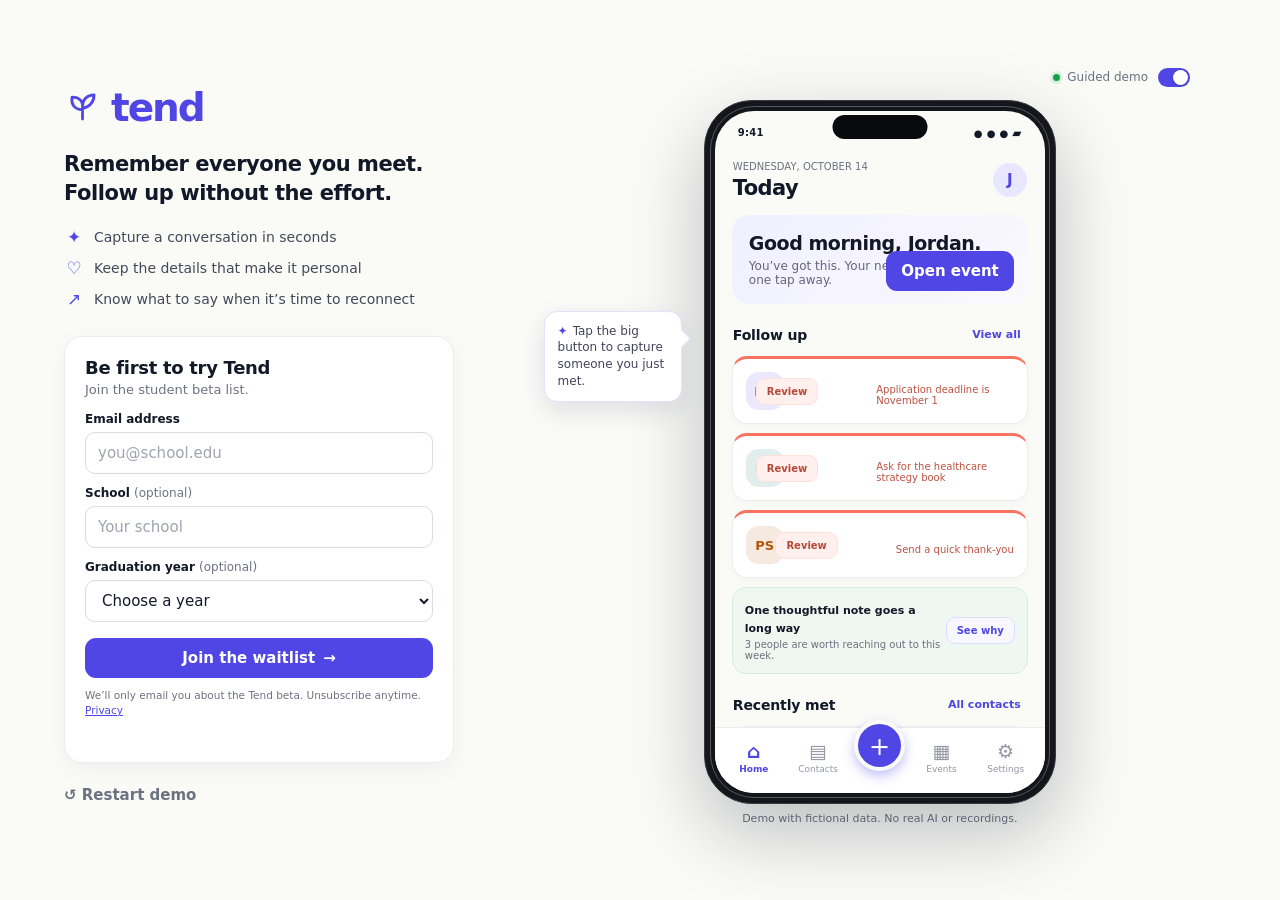
<file: index.html>
<!doctype html>
<html lang="en">
<head>
  <meta charset="utf-8">
  <meta name="viewport" content="width=device-width, initial-scale=1">
  <meta name="theme-color" content="#fafaf7">
  <meta name="description" content="Tend helps you remember everyone you meet and follow up without the effort.">
  <title>Tend | Remember everyone you meet</title>
  <link rel="stylesheet" href="styles.css">
  <script src="config.js" defer></script>
  <script src="data.js" defer></script>
  <script src="app.js" defer></script>
</head>
<body>
  <div class="mobile-banner"><span>This is a demo. Join the beta</span><button class="text-button" data-action="open-waitlist">Join waitlist</button></div>
  <main class="landing">
    <aside class="intro">
      <a class="brand" href="#/home" aria-label="Tend home"><span class="brand-mark" aria-hidden="true"><svg viewBox="0 0 32 32"><path d="M16 26V13M16 18C8 18 6 12 7 7c6 0 10 3 9 11Zm0-3c0-6 4-10 10-10 0 6-3 10-10 12" fill="none" stroke="currentColor" stroke-width="2.4" stroke-linecap="round" stroke-linejoin="round"/></svg></span>tend</a>
      <p class="tagline">Remember everyone you meet.<br>Follow up without the effort.</p>
      <ul class="benefits">
        <li><span class="benefit-icon">✦</span><span>Capture a conversation in seconds</span></li>
        <li><span class="benefit-icon">♡</span><span>Keep the details that make it personal</span></li>
        <li><span class="benefit-icon">↗</span><span>Know what to say when it’s time to reconnect</span></li>
      </ul>
      <form class="waitlist-form" id="waitlist-form" novalidate>
        <h2>Be first to try Tend</h2>
        <p class="form-copy">Join the student beta list.</p>
        <label for="email">Email address</label>
        <input id="email" name="email" type="email" autocomplete="email" placeholder="you@school.edu" required>
        <label for="school">School <span class="optional">(optional)</span></label>
        <input id="school" name="school" type="text" autocomplete="organization" placeholder="Your school">
        <label for="grad-year">Graduation year <span class="optional">(optional)</span></label>
        <select id="grad-year" name="graduation_year">
          <option value="">Choose a year</option><option>2026</option><option>2027</option><option>2028</option><option>2029</option><option>2030</option><option>Already graduated</option>
        </select>
        <div class="honeypot" aria-hidden="true"><label for="website">Leave this field empty</label><input id="website" name="website" tabindex="-1" autocomplete="off"></div>
        <button class="button primary full" type="submit">Join the waitlist <span aria-hidden="true">→</span></button>
        <p class="consent">We’ll only email you about the Tend beta. Unsubscribe anytime. <a href="privacy.html">Privacy</a></p>
        <p class="form-status" id="form-status" role="status" aria-live="polite"></p>
      </form>
      <button class="button quiet restart-link" data-action="restart">↺ Restart demo</button>
    </aside>
    <section class="demo-area" aria-label="Tend interactive demo">
      <div class="demo-topline"><span class="guided-label"><span class="live-dot"></span> Guided demo</span><label class="switch-label"><input id="guided-toggle" type="checkbox" checked><span class="switch"></span><span class="sr-only">Guided demo hints</span></label></div>
      <div class="demo-stage">
        <div class="hint hint-one" id="hint"><span class="hint-star">✦</span><span id="hint-text">Tap the big button to capture someone you just met.</span></div>
        <div class="phone" aria-label="Tend mobile app demo">
          <div class="phone-island" aria-hidden="true"></div>
          <div class="phone-screen">
            <div class="status-bar"><span>9:41</span><span>● ● ● <span class="battery">▰</span></span></div>
            <div id="app-view" class="app-view" aria-live="polite"></div>
            <nav class="tabbar" aria-label="Main navigation">
              <a href="#/home" class="tab" data-tab="home"><span>⌂</span>Home</a>
              <a href="#/contacts" class="tab" data-tab="contacts"><span>▤</span>Contacts</a>
              <button class="capture-tab" data-action="capture" aria-label="Capture someone"><span>＋</span></button>
              <a href="#/events" class="tab" data-tab="events"><span>▦</span>Events</a>
              <a href="#/settings" class="tab" data-tab="settings"><span>⚙</span>Settings</a>
            </nav>
            <div id="sheet-root"></div>
            <div id="toast" class="toast" role="status" aria-live="polite"></div>
            <div id="notification-root"></div>
          </div>
        </div>
      </div>
      <p class="demo-footnote">Demo with fictional data. No real AI or recordings.</p>
    </section>
  </main>
  <div class="waitlist-backdrop" id="waitlist-sheet" aria-hidden="true">
    <section class="waitlist-mobile-card" role="dialog" aria-modal="true" aria-labelledby="mobile-waitlist-title">
      <button class="sheet-close" data-action="close-waitlist" aria-label="Close">×</button>
      <h2 id="mobile-waitlist-title">Be first to try Tend</h2>
      <p>Join the student beta list.</p>
      <div id="mobile-form-slot"></div>
    </section>
  </div>
</body>
</html>
</file>
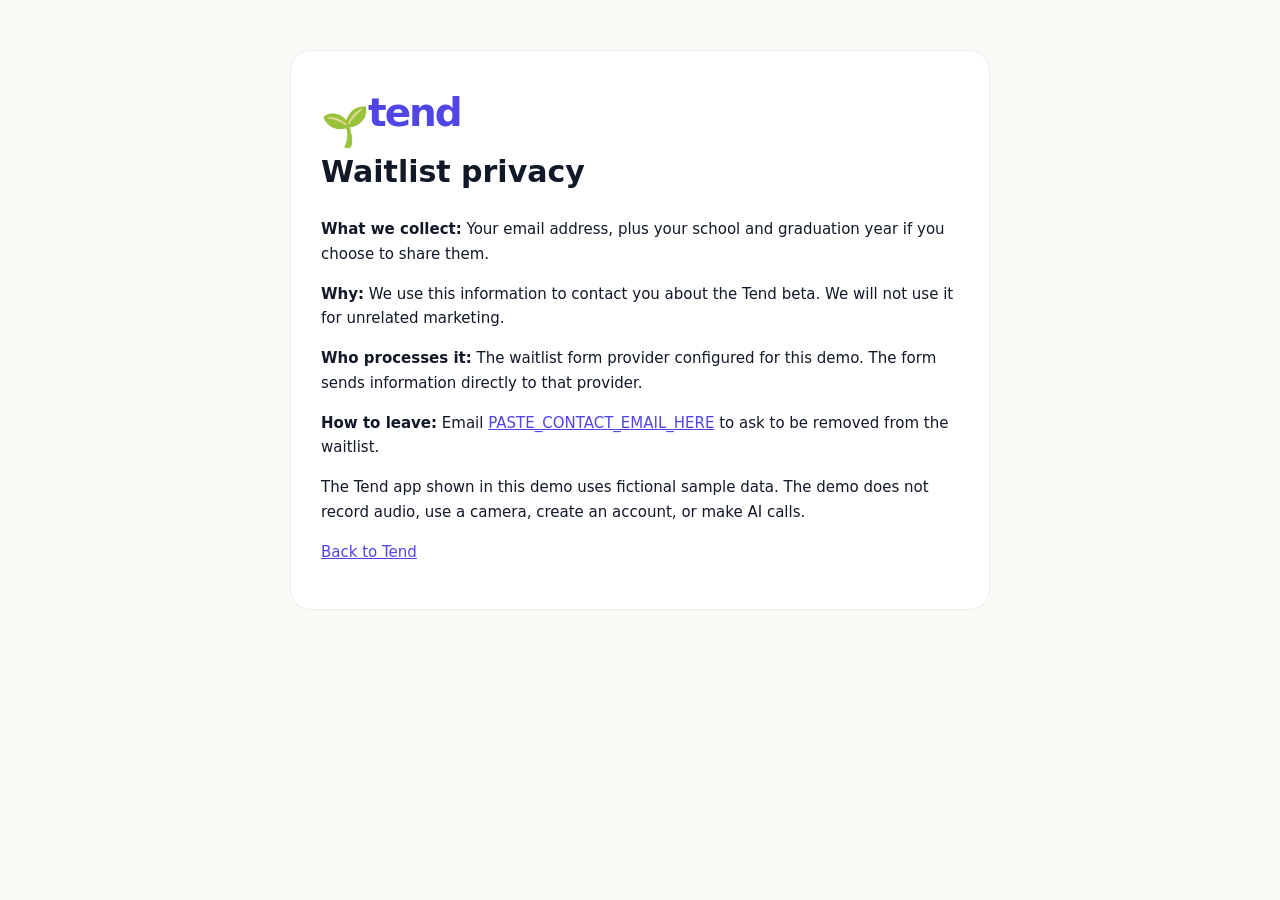
<file: privacy.html>
<!doctype html>
<html lang="en"><head><meta charset="utf-8"><meta name="viewport" content="width=device-width,initial-scale=1"><title>Tend waitlist privacy</title><link rel="stylesheet" href="styles.css"></head>
<body><main class="privacy"><a class="brand" href="./index.html"><span class="brand-mark" aria-hidden="true">🌱</span>tend</a><h1>Waitlist privacy</h1>
<p><strong>What we collect:</strong> Your email address, plus your school and graduation year if you choose to share them.</p>
<p><strong>Why:</strong> We use this information to contact you about the Tend beta. We will not use it for unrelated marketing.</p>
<p><strong>Who processes it:</strong> The waitlist form provider configured for this demo. The form sends information directly to that provider.</p>
<p><strong>How to leave:</strong> Email <a href="mailto:PASTE_CONTACT_EMAIL_HERE">PASTE_CONTACT_EMAIL_HERE</a> to ask to be removed from the waitlist.</p>
<p>The Tend app shown in this demo uses fictional sample data. The demo does not record audio, use a camera, create an account, or make AI calls.</p><p><a href="./index.html">Back to Tend</a></p></main></body></html>
</file>
<file: styles.css>
/* Tend colors and layout. Adjust these variables to re-theme the demo. */
:root{color-scheme:light dark;--bg:#fafaf7;--card:#fff;--ink:#111827;--muted:#6b7280;--line:#ececf0;--indigo:#4f46e5;--indigo-dark:#4338ca;--coral:#f97360;--green:#16a34a;--soft-indigo:#eeedff;--soft-coral:#fff0ed;--shadow:0 18px 55px rgba(20,20,40,.14);font-family:ui-sans-serif,system-ui,-apple-system,BlinkMacSystemFont,"Segoe UI",sans-serif}
*{box-sizing:border-box}body{margin:0;background:var(--bg);color:var(--ink);font-size:15px}button,input,select,textarea{font:inherit}button,a,select{touch-action:manipulation}button{cursor:pointer}a{color:inherit}button:focus-visible,a:focus-visible,input:focus-visible,select:focus-visible,textarea:focus-visible{outline:3px solid #8b86ff;outline-offset:3px}.landing{max-width:1420px;min-height:100vh;margin:auto;padding:38px clamp(24px,5vw,76px);display:grid;grid-template-columns:minmax(290px,390px) minmax(500px,1fr);gap:clamp(40px,7vw,112px);align-items:center}.intro{max-width:390px}.brand{display:inline-flex;align-items:center;gap:10px;color:var(--indigo);font-size:39px;font-weight:780;letter-spacing:-2px;text-decoration:none}.brand-mark{width:37px;height:37px}.brand-mark svg{width:100%;height:100%}.tagline{font-size:21px;line-height:1.4;font-weight:650;letter-spacing:-.45px;margin:20px 0 18px}.benefits{list-style:none;padding:0;margin:0 0 27px;display:grid;gap:11px;color:#434958;font-size:14px}.benefits li{display:flex;align-items:center;gap:10px}.benefit-icon{color:var(--indigo);width:20px;text-align:center;font-size:17px}.waitlist-form{background:var(--card);border:1px solid var(--line);border-radius:18px;padding:20px;box-shadow:0 7px 22px rgba(20,20,40,.045)}.waitlist-form h2,.waitlist-mobile-card h2{font-size:18px;margin:0 0 4px;letter-spacing:-.3px}.form-copy,.waitlist-mobile-card>p{margin:0 0 15px;color:var(--muted);font-size:13px}.waitlist-form label{display:block;font-size:12px;font-weight:650;margin:12px 0 6px}.optional{font-weight:400;color:var(--muted)}.waitlist-form input,.waitlist-form select{width:100%;height:42px;border:1px solid #d9dbe2;background:var(--card);color:var(--ink);border-radius:10px;padding:0 12px}.waitlist-form input::placeholder{color:#a0a4af}.button{border:0;border-radius:11px;padding:11px 15px;font-weight:680;transition:transform .16s,background .16s,box-shadow .16s}.button:active{transform:scale(.98)}.primary{background:var(--indigo);color:#fff}.primary:hover{background:var(--indigo-dark)}.full{width:100%;margin-top:16px;display:flex;justify-content:center;gap:8px}.quiet{background:transparent;color:var(--muted)}.consent{font-size:10.5px;color:var(--muted);line-height:1.5;margin:10px 0 0}.consent a{color:var(--indigo)}.form-status{min-height:16px;font-size:12px;margin:7px 0 0;color:var(--green)}.form-status.error{color:#c24132}.honeypot{position:absolute;left:-10000px;width:1px;height:1px;overflow:hidden}.restart-link{padding-left:0;margin-top:12px}.demo-area{min-width:0;display:flex;flex-direction:column;align-items:center}.demo-topline{width:min(100%,720px);display:flex;align-items:center;justify-content:flex-end;gap:10px;margin-bottom:13px;padding-right:26px;color:var(--muted);font-size:12px}.guided-label{display:flex;align-items:center;gap:7px}.live-dot{width:7px;height:7px;border-radius:50%;background:var(--green);box-shadow:0 0 0 3px rgba(22,163,74,.12)}.switch-label{display:inline-flex;align-items:center;cursor:pointer}.switch-label input{position:absolute;opacity:0}.switch{width:32px;height:19px;border-radius:14px;background:#c8cad2;position:relative;transition:background .2s}.switch:after{content:"";position:absolute;width:15px;height:15px;top:2px;left:2px;border-radius:50%;background:white;box-shadow:0 1px 3px #0003;transition:transform .2s}.switch-label input:checked+.switch{background:var(--indigo)}.switch-label input:checked+.switch:after{transform:translateX(13px)}.demo-stage{position:relative;width:min(100%,720px);display:flex;justify-content:center;align-items:center;min-height:700px}.phone{width:352px;height:704px;padding:10px;background:#15161b;border:1px solid #393a40;border-radius:48px;box-shadow:0 28px 75px rgba(17,24,39,.26);position:relative;z-index:1}.phone:before{content:"";position:absolute;inset:5px;border:1px solid #55565e;border-radius:44px;pointer-events:none}.phone-island{position:absolute;z-index:3;top:14px;left:50%;transform:translateX(-50%);width:95px;height:24px;border-radius:20px;background:#090a0d}.phone-screen{height:100%;border-radius:39px;overflow:hidden;background:var(--bg);position:relative;display:flex;flex-direction:column}.status-bar{height:37px;flex:0 0 37px;display:flex;align-items:center;justify-content:space-between;padding:7px 23px 0;font-size:10px;font-weight:750;letter-spacing:.3px;z-index:2}.battery{font-size:12px}.app-view{overflow:auto;overscroll-behavior:contain;flex:1;padding:4px 17px 16px;scrollbar-width:none}.app-view::-webkit-scrollbar{display:none}.tabbar{height:66px;flex:0 0 66px;background:var(--card);border-top:1px solid var(--line);display:flex;justify-content:space-around;align-items:center;padding:0 7px 5px;z-index:3}.tab{width:56px;text-decoration:none;color:#9296a2;font-size:9px;display:flex;flex-direction:column;align-items:center;gap:3px}.tab span{font-size:19px;line-height:20px}.tab.active{color:var(--indigo);font-weight:700}.capture-tab{width:51px;height:51px;margin-top:-25px;border:4px solid var(--bg);border-radius:50%;background:var(--indigo);color:#fff;font-size:31px;line-height:1;box-shadow:0 5px 12px #4f46e555}.capture-tab:hover{background:var(--indigo-dark)}.demo-footnote{color:var(--muted);font-size:11px;margin:8px 0}.hint{position:absolute;z-index:2;max-width:185px;background:#fff;border:1px solid #e4e1ff;border-radius:13px;padding:11px 13px;box-shadow:0 9px 25px rgba(45,35,95,.12);color:#45435b;font-size:12px;line-height:1.4;right:calc(50% + 198px);top:30%;animation:hint-in .3s both}.hint:after{content:"";position:absolute;right:-7px;top:20px;width:12px;height:12px;border-right:1px solid #e4e1ff;border-top:1px solid #e4e1ff;background:white;transform:rotate(45deg)}.hint-star{color:var(--indigo);margin-right:5px}.mobile-banner{display:none}.app-header{display:flex;justify-content:space-between;align-items:center;margin:9px 1px 15px}.app-title{font-size:21px;font-weight:760;letter-spacing:-.6px;margin:0}.eyebrow{font-size:10px;color:var(--muted);margin:0 0 4px}.avatar{width:34px;height:34px;border:0;border-radius:50%;background:#e9e6ff;color:var(--indigo);font-weight:750}.section-head{display:flex;justify-content:space-between;align-items:center;margin:18px 1px 9px}.section-head h2{font-size:14px;margin:0;letter-spacing:-.15px}.section-head button{border:0;background:none;color:var(--indigo);font-size:11px;font-weight:650}.hero-card{background:linear-gradient(135deg,#f0efff,#faf9ff);border-radius:17px;padding:17px;margin:9px 0 14px;position:relative;overflow:hidden}.hero-card h2{font-size:19px;line-height:1.2;margin:0 0 5px;letter-spacing:-.45px}.hero-card p{font-size:12px;color:#65657c;margin:0}.hero-action{position:absolute;right:14px;bottom:13px}.card{background:var(--card);border:1px solid var(--line);border-radius:15px;padding:13px;margin-bottom:9px;box-shadow:0 3px 9px rgba(20,20,40,.025)}.person-row{display:flex;align-items:center;gap:10px;min-width:0}.person-avatar{flex:0 0 38px;width:38px;height:38px;border-radius:13px;display:grid;place-items:center;background:var(--avatar-bg,#efedff);color:var(--avatar-color,var(--indigo));font-weight:750;font-size:13px}.person-info{min-width:0;flex:1}.person-name{font-size:13px;font-weight:720;white-space:nowrap;overflow:hidden;text-overflow:ellipsis}.person-meta{font-size:10.5px;color:var(--muted);margin-top:2px;white-space:nowrap;overflow:hidden;text-overflow:ellipsis}.small-button{border:1px solid #dedcff;background:#f8f7ff;color:var(--indigo);border-radius:9px;padding:7px 10px;font-size:10px;font-weight:700;white-space:nowrap}.small-button.coral{background:var(--soft-coral);border-color:#ffe1db;color:#b64838}.list-card{display:flex;align-items:center;gap:10px}.list-card .person-row{flex:1}.due-line{font-size:10px;color:#bd5142;margin:8px 0 0 48px}.searchbox{display:flex;align-items:center;gap:7px;background:var(--card);border:1px solid var(--line);border-radius:11px;padding:0 11px;height:40px;color:var(--muted);margin-bottom:10px}.searchbox input{border:0;outline:0;background:transparent;color:var(--ink);width:100%;font-size:12px}.filters{display:flex;gap:6px;overflow:auto;margin-bottom:11px;scrollbar-width:none}.filter-chip,.chip{border:1px solid var(--line);border-radius:20px;padding:6px 10px;font-size:10px;color:var(--muted);white-space:nowrap;background:var(--card)}.filter-chip.active{background:var(--soft-indigo);border-color:#dad8ff;color:var(--indigo);font-weight:700}.chip{display:inline-flex;margin:4px 4px 0 0;padding:5px 9px}.chip.promise{background:var(--soft-coral);border-color:#ffded6;color:#b64838}.event-card{padding:15px}.event-card h3{font-size:14px;margin:0 0 5px}.event-card p{font-size:11px;color:var(--muted);margin:0}.event-meta{display:flex;justify-content:space-between;align-items:center;margin-top:11px;color:var(--muted);font-size:10px}.event-live{background:linear-gradient(135deg,#f0efff,#fff);border:1px solid #e4e1ff;border-radius:17px;padding:18px;text-align:center}.event-live h2{margin:4px 0;font-size:21px}.event-live p{color:var(--muted);font-size:11px;margin:5px}.event-count{font-size:11px;font-weight:700;color:var(--indigo);margin:12px}.big-capture{border:0;border-radius:50%;background:var(--indigo);color:white;width:88px;height:88px;font-size:32px;box-shadow:0 8px 24px #4f46e555;margin:12px auto}.capture-label{font-size:11px;font-weight:650}.event-controls{display:flex;justify-content:center;gap:9px;margin-top:13px}.contact-header{display:flex;align-items:center;gap:12px;margin:12px 0}.contact-header .person-avatar{width:54px;height:54px;font-size:17px;border-radius:18px}.contact-header .person-name{font-size:18px}.summary-box{background:#f5f4ff;border-radius:13px;padding:12px;margin:12px 0;font-size:11px;line-height:1.55;color:#45435b}.summary-box strong{color:var(--indigo);display:block;margin-bottom:4px}.chip-label{font-size:10px;color:var(--muted);margin-top:14px}.timeline{border-left:1px solid #e2e2eb;margin:8px 0 8px 5px;padding-left:13px}.timeline-item{position:relative;font-size:11px;line-height:1.45;margin:0 0 12px}.timeline-item:before{content:"";width:7px;height:7px;background:var(--indigo);border:2px solid var(--bg);position:absolute;left:-18px;top:3px;border-radius:50%}.timeline-date{color:var(--muted);font-size:9px;margin-bottom:2px}.button-row{display:flex;gap:7px;margin:12px 0}.button-row .small-button{flex:1}.follow-card{border-top:3px solid var(--coral)}.draft-box{width:100%;min-height:172px;resize:vertical;border:1px solid var(--line);border-radius:12px;padding:12px;background:var(--card);color:var(--ink);font-size:12px;line-height:1.55}.digest-banner{background:#eef7f0;border:1px solid #d8ecdd;padding:12px;border-radius:14px;margin:8px 0;display:flex;justify-content:space-between;align-items:center}.digest-banner strong{font-size:11px}.digest-banner span{display:block;color:var(--muted);font-size:10px;margin-top:3px}.settings-group{margin:15px 0}.settings-group h3{font-size:11px;color:var(--muted);font-weight:650;text-transform:uppercase;letter-spacing:.7px;margin:0 0 7px}.setting-row{display:flex;justify-content:space-between;align-items:center;padding:11px 0;border-bottom:1px solid var(--line);font-size:12px}.setting-row:last-child{border:0}.setting-row small{display:block;color:var(--muted);font-size:10px;margin-top:3px;max-width:220px}.setting-row input{accent-color:var(--indigo);width:17px;height:17px}.onboarding{text-align:center;padding:28px 12px}.onboarding .brand{font-size:32px}.onboarding h1{font-size:24px;line-height:1.2;margin:22px 0 8px}.onboarding p{color:var(--muted);font-size:12px;line-height:1.55}.onboarding .button{margin:7px 0;width:100%}.skip-link{border:0;background:transparent;color:var(--muted);font-size:10px;margin-top:8px}.sheet-backdrop{position:absolute;inset:0;z-index:9;background:#11182788;display:flex;align-items:flex-end;animation:fade-in .18s}.sheet{width:100%;max-height:91%;overflow:auto;background:var(--bg);border-radius:24px 24px 0 0;padding:14px 17px 21px;animation:sheet-in .22s ease-out}.sheet-handle{height:4px;width:38px;background:#c8cad2;border-radius:5px;margin:0 auto 13px}.sheet-top{display:flex;justify-content:space-between;align-items:center;margin-bottom:8px}.sheet-top h2{font-size:17px;margin:0}.sheet-close{border:0;border-radius:50%;background:#eeeff3;color:var(--muted);width:28px;height:28px;font-size:20px;line-height:1}.wave-wrap{height:120px;display:grid;place-items:center;position:relative}.wave{display:flex;align-items:center;gap:4px;height:55px}.wave i{width:4px;border-radius:5px;background:var(--indigo);height:10px;animation:wave 700ms ease-in-out infinite alternate}.wave i:nth-child(3n){animation-delay:.22s}.wave i:nth-child(2n){animation-delay:.4s}.recording .wave i{animation-duration:400ms}.timer{position:absolute;bottom:4px;color:var(--muted);font-size:11px}.transcript{background:var(--card);padding:12px;border-radius:12px;font-size:11px;line-height:1.55;color:#424656;margin:8px 0}.field-list{display:grid;gap:6px;margin:10px 0}.field-row{background:var(--card);padding:9px 10px;border-radius:10px;font-size:10.5px;animation:fade-in .2s}.field-row strong{color:var(--muted);font-size:9px;display:block;margin-bottom:3px}.field-row span{animation:fade-in .25s}.sheet-buttons{display:grid;grid-template-columns:1fr 1fr;gap:8px;margin-top:12px}.sheet-buttons .button{font-size:11px}.capture-options{display:flex;gap:7px;justify-content:center;margin:8px 0}.capture-options .small-button{flex:1}.text-button{border:0;background:none;color:var(--indigo);font-size:11px;font-weight:700;padding:6px}.type-form label{display:block;font-size:10px;font-weight:650;margin:9px 0 4px}.type-form input,.type-form textarea{width:100%;border:1px solid var(--line);border-radius:9px;background:var(--card);color:var(--ink);padding:9px;font-size:11px}.type-form textarea{min-height:60px}.toast{position:absolute;z-index:20;bottom:74px;left:50%;transform:translate(-50%,20px);opacity:0;pointer-events:none;background:#24252b;color:#fff;border-radius:12px;padding:10px 14px;font-size:11px;white-space:nowrap;transition:all .2s}.toast.show{transform:translate(-50%,0);opacity:1}.notification{position:absolute;z-index:8;top:42px;left:10px;right:10px;border:1px solid var(--line);background:var(--card);box-shadow:var(--shadow);padding:11px;border-radius:15px;animation:notify-in .3s;cursor:pointer}.notification strong{font-size:11px;display:block}.notification span{font-size:10px;color:var(--muted)}.success-mark{width:54px;height:54px;border-radius:50%;background:#e6f7eb;color:var(--green);display:grid;place-items:center;font-size:27px;margin:18px auto;animation:pop .3s}.empty-state{text-align:center;padding:26px 10px;color:var(--muted);font-size:11px}.waitlist-backdrop{display:none}.privacy{max-width:700px;margin:50px auto;padding:30px;background:var(--card);border:1px solid var(--line);border-radius:20px;line-height:1.65}.privacy h1{margin-top:0}.privacy a{color:var(--indigo)}
@keyframes wave{to{height:36px}}@keyframes sheet-in{from{transform:translateY(100%)}to{transform:translateY(0)}}@keyframes fade-in{from{opacity:0}to{opacity:1}}@keyframes hint-in{from{opacity:0;transform:translateX(-8px)}to{opacity:1;transform:none}}@keyframes notify-in{from{transform:translateY(-110%)}to{transform:none}}@keyframes pop{50%{transform:scale(1.18)}}
@media(prefers-color-scheme:dark){:root{--bg:#0f1115;--card:#1a1d24;--ink:#f3f4f6;--muted:#a1a5b0;--line:#2c3039;--soft-indigo:#25233b;--soft-coral:#382522;--shadow:0 16px 50px #0008}.benefits{color:#c2c5cf}.hero-card,.event-live{background:linear-gradient(135deg,#24223d,#1b1d26)}.hero-card p,.summary-box{color:#c1bfd3}.summary-box{background:#24223a}.small-button{background:#24233b;border-color:#383550}.hint{background:#1e2028;border-color:#39344f;color:#dedcf0}.hint:after{background:#1e2028;border-color:#39344f}.tabbar{background:#17191f}.person-avatar{background:#2b2946;color:#b5b0ff}.toast{background:#ececf0;color:#222}.digest-banner{background:#202b24;border-color:#304a37}.status-bar{color:#f3f4f6}}
@media(max-width:900px){body{background:var(--bg)}.landing{display:block;min-height:100dvh;padding:0}.intro{display:none}.demo-area{height:100dvh;min-height:600px}.demo-topline,.demo-footnote,.phone-island{display:none}.demo-stage{width:100%;height:100%;min-height:0}.phone{width:100%;height:100%;padding:0;border:0;border-radius:0;box-shadow:none;background:var(--bg)}.phone:before{display:none}.phone-screen{height:100%;border-radius:0}.status-bar{height:37px;flex-basis:37px;padding-top:9px}.mobile-banner{height:37px;display:flex;align-items:center;justify-content:space-between;padding:0 15px;background:var(--indigo);color:white;font-size:11px;font-weight:650}.mobile-banner .text-button{color:#fff}.app-view{padding:2px 17px 14px}.tabbar{padding-bottom:max(5px,env(safe-area-inset-bottom));height:calc(66px + env(safe-area-inset-bottom));flex-basis:calc(66px + env(safe-area-inset-bottom))}.hint{display:none}.waitlist-backdrop{position:fixed;inset:0;z-index:50;background:#11182788;align-items:flex-end;padding:10px;display:none}.waitlist-backdrop.open{display:flex}.waitlist-mobile-card{position:relative;background:var(--bg);border-radius:22px;padding:22px 18px 14px;width:100%;max-height:90vh;overflow:auto}.waitlist-mobile-card .sheet-close{position:absolute;right:13px;top:13px}.waitlist-mobile-card .waitlist-form{padding:0;border:0;box-shadow:none}.waitlist-mobile-card .waitlist-form h2,.waitlist-mobile-card .waitlist-form>.form-copy{display:none}}
@media(max-width:380px){.app-view{padding-left:13px;padding-right:13px}.phone-screen{border-radius:0}.card{padding:11px}.landing{padding:0}}
@media(prefers-reduced-motion:reduce){*,*::before,*::after{scroll-behavior:auto!important;animation-duration:.01ms!important;animation-iteration-count:1!important;transition-duration:.01ms!important}}
.sr-only{position:absolute;width:1px;height:1px;padding:0;margin:-1px;overflow:hidden;clip:rect(0,0,0,0);white-space:nowrap;border:0}
.rolodex-frame{position:relative;overflow:hidden;border:1px solid var(--line);border-radius:18px;background:linear-gradient(90deg,rgba(79,70,229,.055),transparent 18%,transparent 82%,rgba(79,70,229,.055));perspective:1000px}
.rolodex-list{height:clamp(245px,40vh,315px);overflow-y:auto;overscroll-behavior:contain;scroll-snap-type:y mandatory;scroll-padding-block:120px;padding:120px 11px;scrollbar-width:none;mask-image:linear-gradient(to bottom,transparent 0%,#000 20%,#000 80%,transparent 100%);transform-style:preserve-3d}
.rolodex-list::-webkit-scrollbar{display:none}
.rolodex-card{position:relative;display:flex;align-items:center;width:100%;min-height:76px;margin:8px auto;padding:12px 38px 12px 12px;text-align:left;text-decoration:none;transform-origin:center center;transform-style:preserve-3d;scroll-snap-align:center;transition:transform .09s linear,opacity .09s linear,box-shadow .15s,border-color .15s;will-change:transform,opacity}
.rolodex-card[aria-current=true]{border-color:#cbc8ff;box-shadow:0 8px 20px rgba(79,70,229,.13)}
.rolodex-card .person-row{width:100%}
.rolodex-number{position:absolute;top:9px;right:11px;color:var(--muted);font-size:9px;font-weight:700;letter-spacing:.5px}
.rolodex-instruction{margin:8px 0 12px;text-align:center;color:var(--muted);font-size:10px}
.rolodex-instruction span{display:inline-block;margin-right:4px;color:var(--indigo);font-size:14px;vertical-align:-1px}
@media(max-width:900px){.rolodex-list{height:clamp(240px,42vh,340px);scroll-padding-block:125px;padding:125px 11px}}
@media(prefers-reduced-motion:reduce){.rolodex-card{transition:none;will-change:auto}}
</file>
